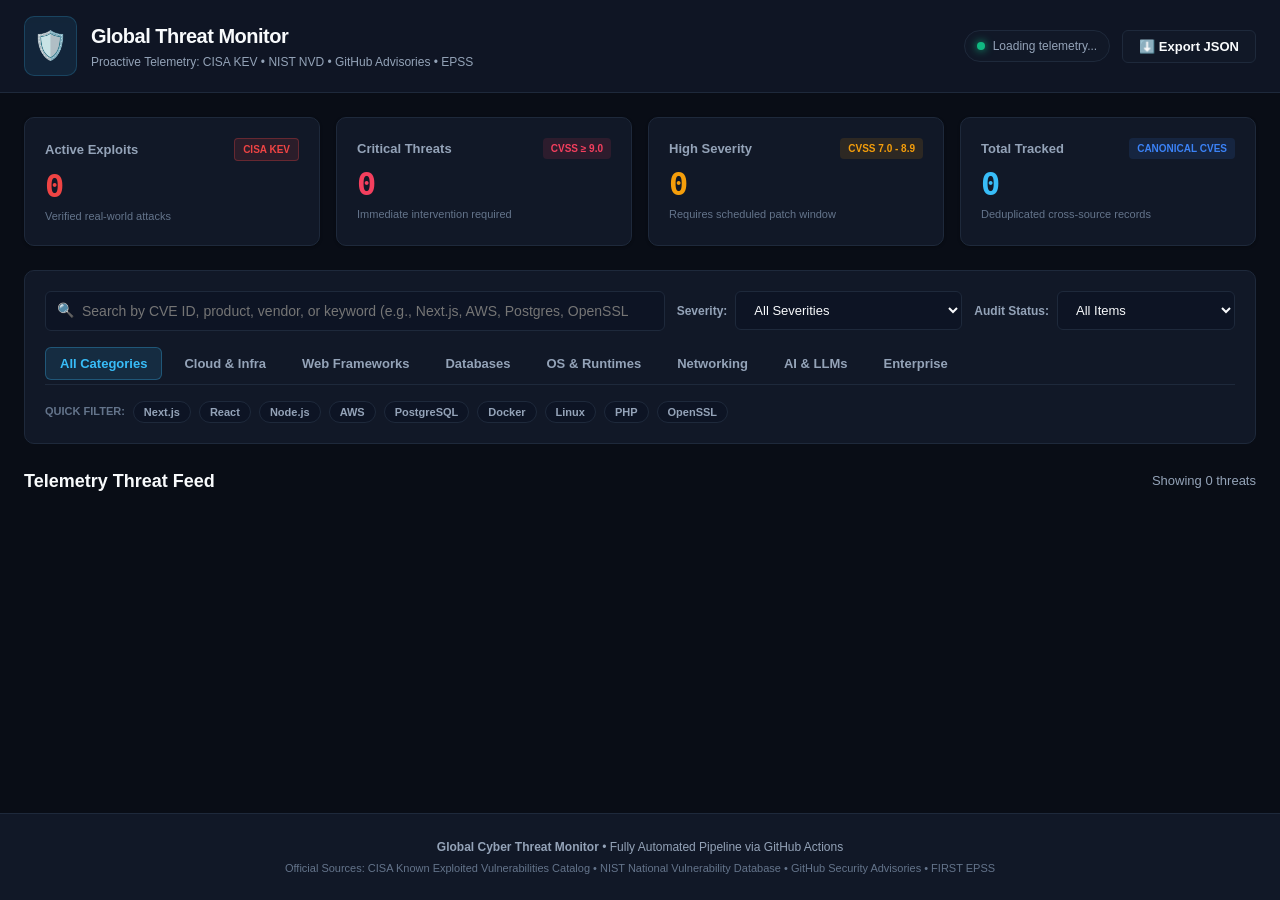
<file: docs/index.html>
<!DOCTYPE html>
<html>
<head>
    <meta http-equiv="refresh" content="0; url=portal/">
    <title>Global Threat Monitor</title>
</head>
<body>
    <p>Redirecting to <a href="portal/">Cyber Threat Intelligence Portal</a>...</p>
</body>
</html>
</file>
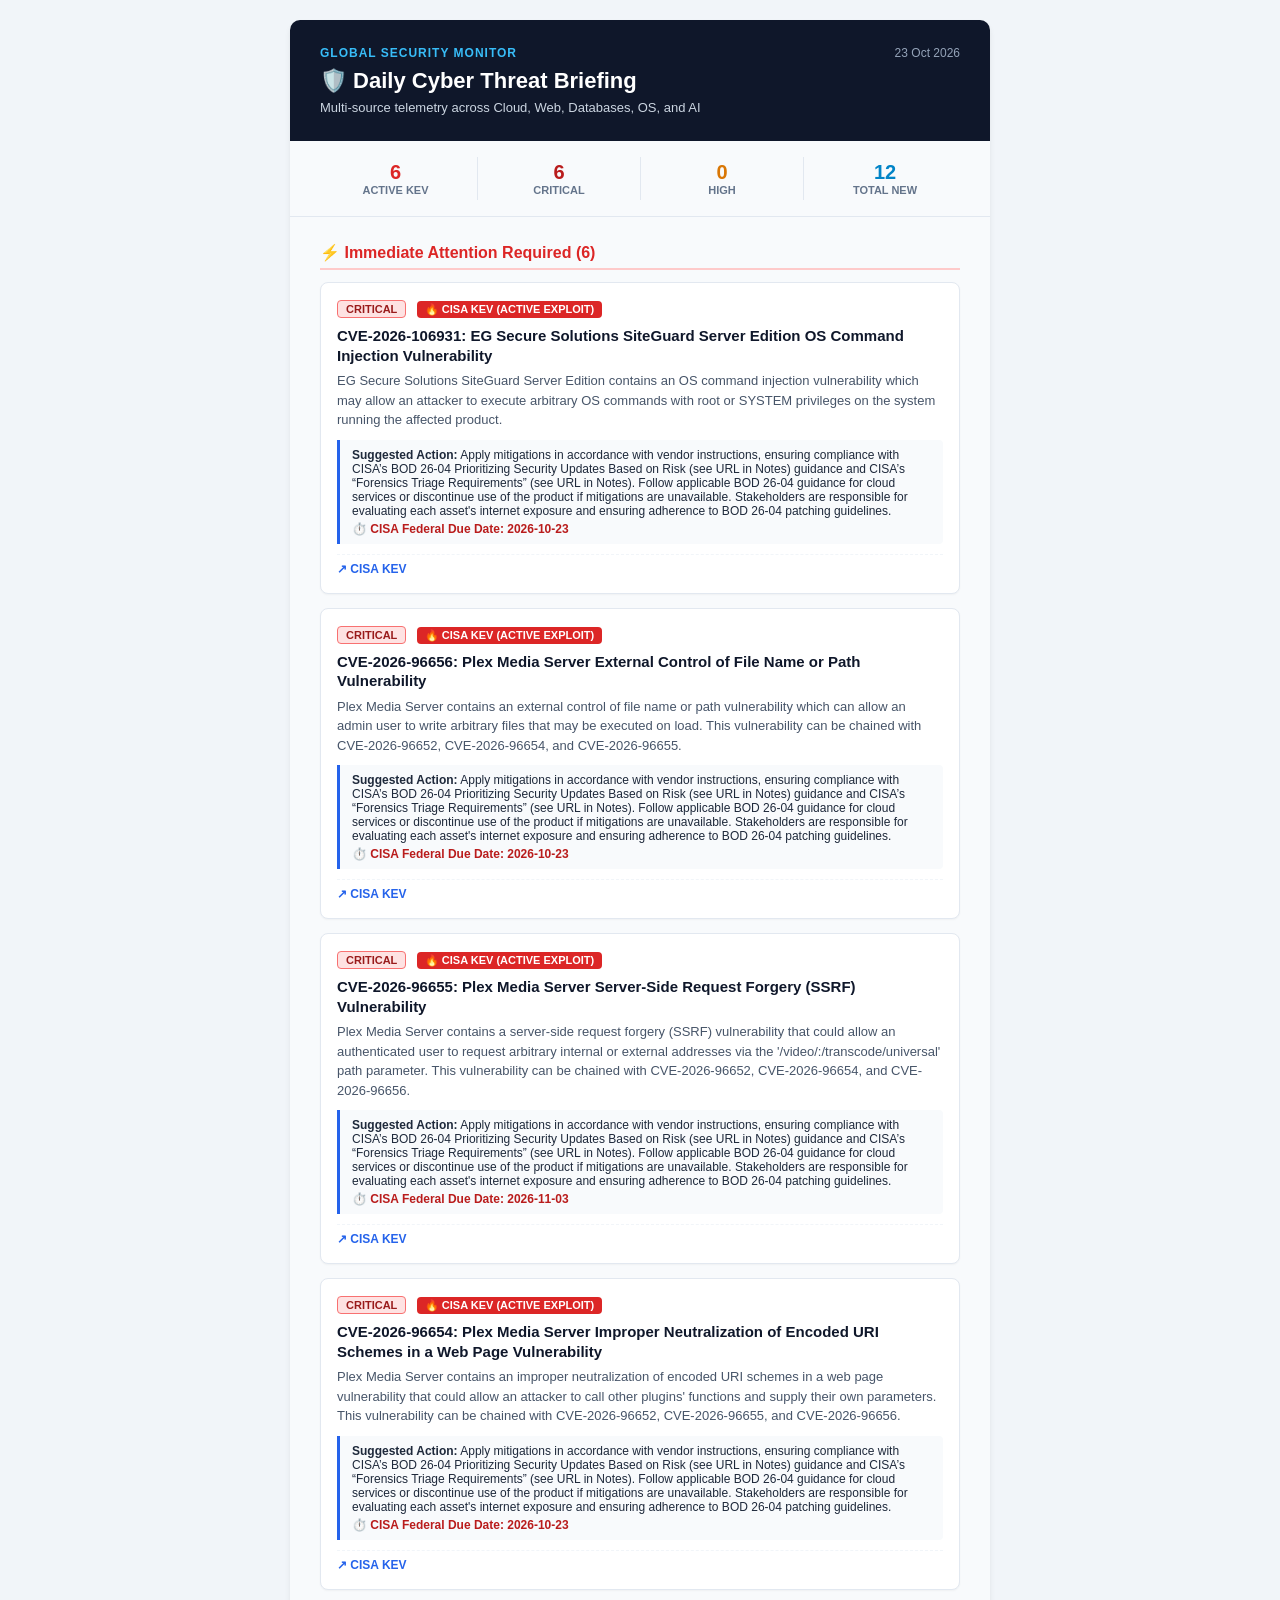
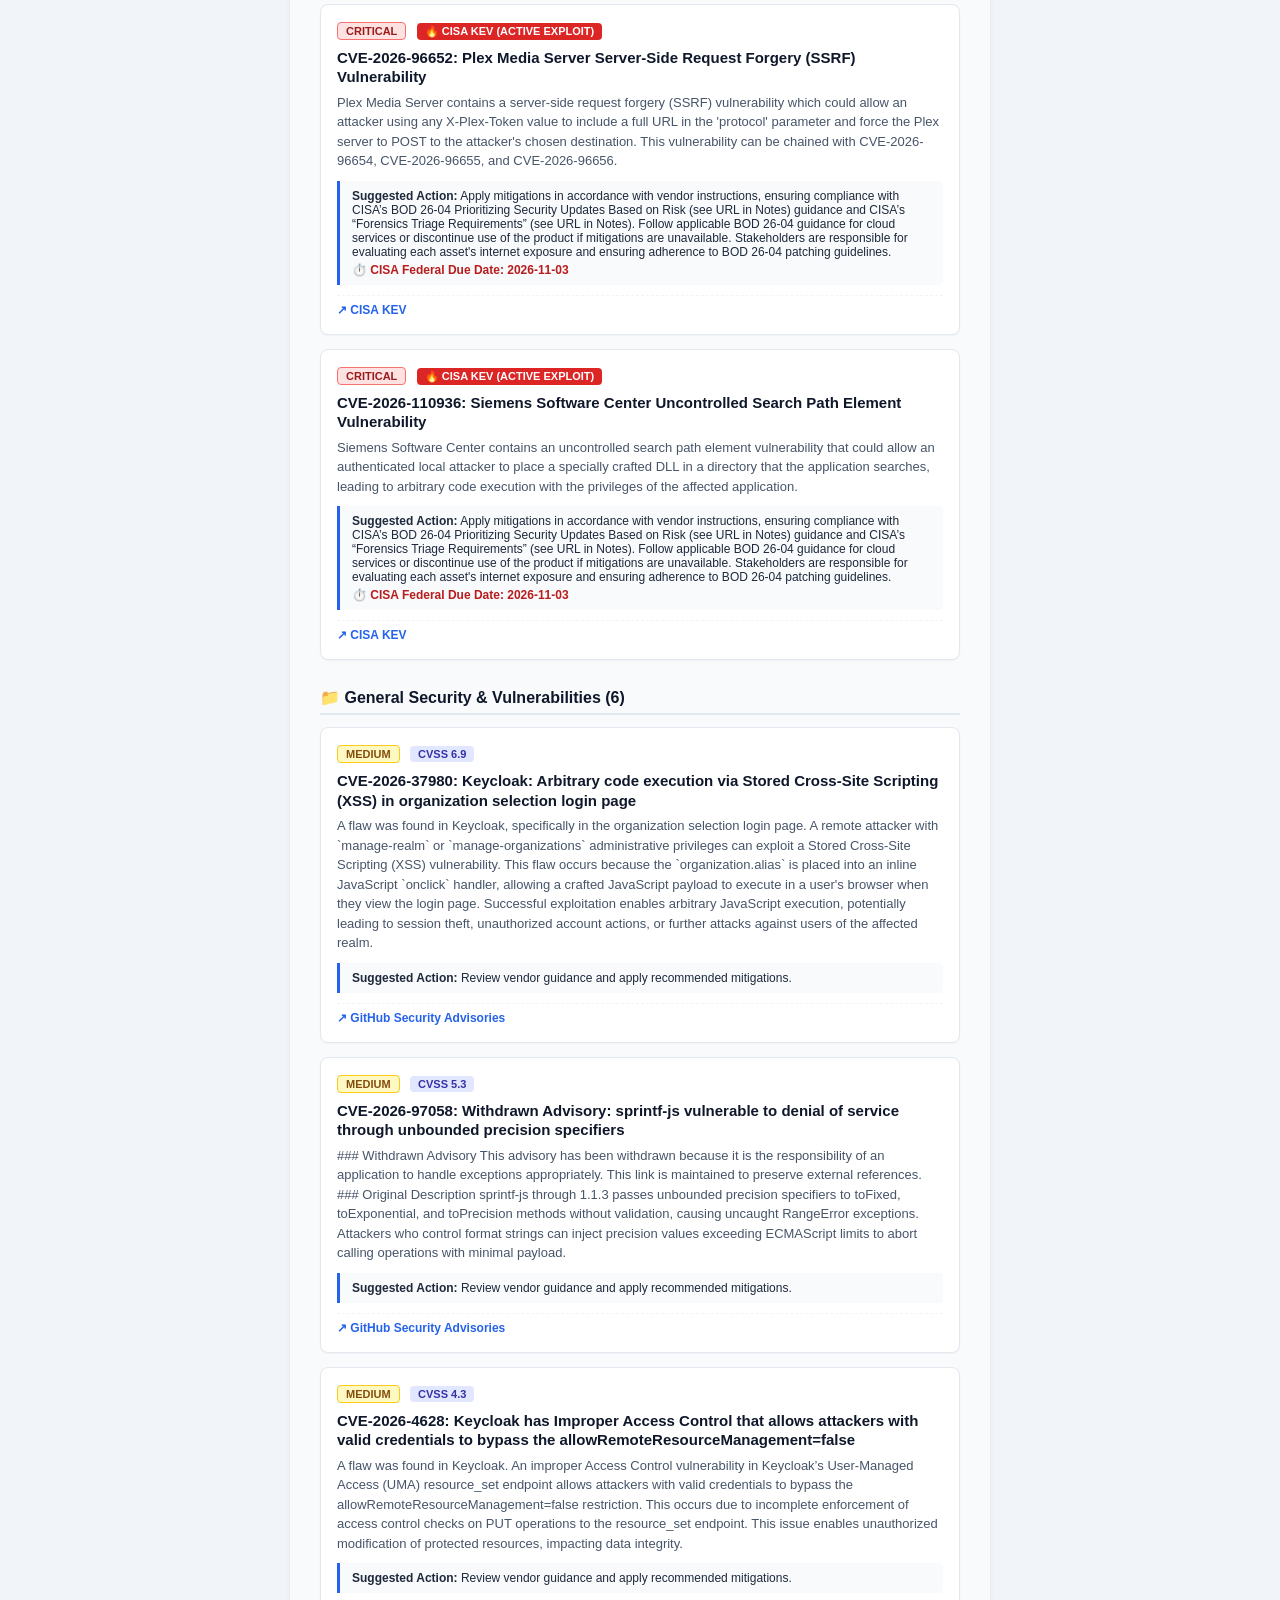
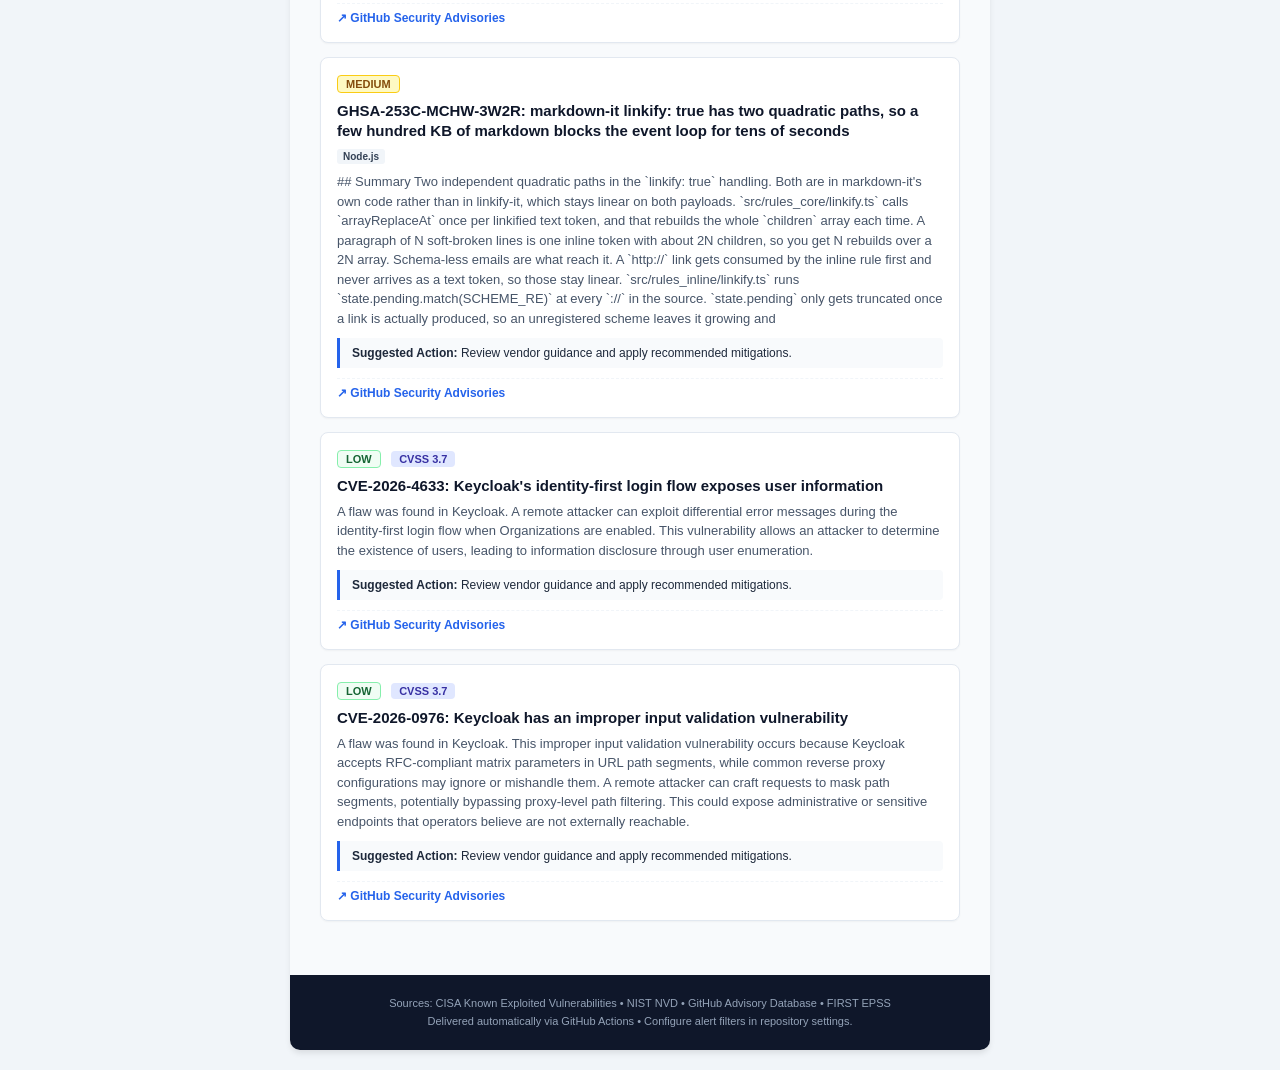
<file: docs/sample_daily_digest.html>
<!DOCTYPE html>
<html>
<head>
    <meta charset="utf-8">
    <meta name="viewport" content="width=device-width, initial-scale=1.0">
    <title>🛡️ Daily Security Digest — 23 Oct 2026 | 12 Threats Analyzed</title>
</head>
<body style="margin:0;padding:20px;background-color:#f1f5f9;font-family:-apple-system,BlinkMacSystemFont,'Segoe UI',Roboto,Helvetica,Arial,sans-serif;color:#0f172a;">
    <div style="max-width:700px;margin:0 auto;background:#ffffff;border-radius:10px;overflow:hidden;box-shadow:0 4px 6px -1px rgba(0,0,0,0.1);">
        <!-- Slate Executive Header -->
        <div style="background:#0f172a;padding:26px 30px;color:#ffffff;">
            <div style="display:flex;justify-content:space-between;align-items:center;">
                <span style="font-size:12px;text-transform:uppercase;letter-spacing:1px;font-weight:700;color:#38bdf8;">Global Security Monitor</span>
                <span style="font-size:12px;color:#94a3b8;">23 Oct 2026</span>
            </div>
            <h1 style="margin:8px 0 0;font-size:22px;font-weight:800;color:#ffffff;">🛡️ Daily Cyber Threat Briefing</h1>
            <div style="font-size:13px;color:#cbd5e1;margin-top:6px;">Multi-source telemetry across Cloud, Web, Databases, OS, and AI</div>
        </div>

        <!-- Executive Metrics KPI Ribbon -->
        <div style="background:#f8fafc;border-bottom:1px solid #e2e8f0;padding:16px 24px;text-align:center;">
            <table width="100%" cellpadding="0" cellspacing="0" style="table-layout:fixed;">
                <tr>
                    <td align="center" style="padding:4px;">
                        <div style="font-size:20px;font-weight:800;color:#dc2626;">6</div>
                        <div style="font-size:11px;font-weight:700;color:#64748b;text-transform:uppercase;">Active KEV</div>
                    </td>
                    <td align="center" style="padding:4px;border-left:1px solid #e2e8f0;">
                        <div style="font-size:20px;font-weight:800;color:#b91c1c;">6</div>
                        <div style="font-size:11px;font-weight:700;color:#64748b;text-transform:uppercase;">Critical</div>
                    </td>
                    <td align="center" style="padding:4px;border-left:1px solid #e2e8f0;">
                        <div style="font-size:20px;font-weight:800;color:#d97706;">0</div>
                        <div style="font-size:11px;font-weight:700;color:#64748b;text-transform:uppercase;">High</div>
                    </td>
                    <td align="center" style="padding:4px;border-left:1px solid #e2e8f0;">
                        <div style="font-size:20px;font-weight:800;color:#0284c7;">12</div>
                        <div style="font-size:11px;font-weight:700;color:#64748b;text-transform:uppercase;">Total New</div>
                    </td>
                </tr>
            </table>
        </div>

        <!-- Main Body -->
        <div style="padding:26px 30px;background:#f8fafc;">
            
        <div style="margin-bottom:28px;">
            <div style="font-size:16px;font-weight:800;color:#dc2626;margin-bottom:12px;padding-bottom:6px;border-bottom:2px solid #fecaca;display:flex;align-items:center;">
                ⚡ Immediate Attention Required (6)
            </div>
            
    <div style="background:#ffffff;border:1px solid #e2e8f0;border-radius:8px;padding:16px;margin-bottom:14px;box-shadow:0 1px 2px rgba(0,0,0,0.04);">
        <div style="margin-bottom:8px;">
            <span style="display:inline-block;padding:2px 8px;font-size:11px;font-weight:700;border-radius:4px;background:#fee2e2;color:#991b1b;border:1px solid #f87171;margin-right:6px;">CRITICAL</span>
            
            <span style="display:inline-block;padding:2px 8px;font-size:11px;font-weight:700;border-radius:4px;background:#dc2626;color:#ffffff;margin-right:6px;">🔥 CISA KEV (ACTIVE EXPLOIT)</span>
            
        </div>
        <div style="font-size:15px;font-weight:700;color:#0f172a;margin-bottom:6px;line-height:1.3;">
            CVE-2026-106931: EG Secure Solutions SiteGuard Server Edition OS Command Injection Vulnerability
        </div>
        
        <div style="font-size:13px;color:#475569;line-height:1.5;margin-bottom:10px;">
            EG Secure Solutions SiteGuard Server Edition contains an OS command injection vulnerability which may allow an attacker to execute arbitrary OS commands with root or SYSTEM privileges on the system running the affected product.
        </div>
        <div style="background:#f8fafc;border-left:3px solid #2563eb;padding:8px 12px;border-radius:0 4px 4px 0;margin-bottom:10px;font-size:12px;color:#1e293b;">
            <b>Suggested Action:</b> Apply mitigations in accordance with vendor instructions, ensuring compliance with CISA’s BOD 26-04 Prioritizing Security Updates Based on Risk (see URL in Notes) guidance and CISA’s “Forensics Triage Requirements” (see URL in Notes). Follow applicable BOD 26-04 guidance for cloud services or discontinue use of the product if mitigations are unavailable. Stakeholders are responsible for evaluating each asset&#x27;s internet exposure and ensuring adherence to BOD 26-04 patching guidelines.
            <div style="font-size:12px;color:#b91c1c;font-weight:700;margin-top:4px;">⏱️ CISA Federal Due Date: 2026-10-23</div>
        </div>
        <div style="padding-top:4px;border-top:1px dashed #f1f5f9;">
            <a href="https://www.cisa.gov/known-exploited-vulnerabilities-catalog?search_api_fulltext=CVE-2026-106931" style="color:#2563eb;text-decoration:none;font-weight:600;font-size:12px;margin-right:12px;">↗ CISA KEV</a> 
        </div>
    </div>
    
    <div style="background:#ffffff;border:1px solid #e2e8f0;border-radius:8px;padding:16px;margin-bottom:14px;box-shadow:0 1px 2px rgba(0,0,0,0.04);">
        <div style="margin-bottom:8px;">
            <span style="display:inline-block;padding:2px 8px;font-size:11px;font-weight:700;border-radius:4px;background:#fee2e2;color:#991b1b;border:1px solid #f87171;margin-right:6px;">CRITICAL</span>
            
            <span style="display:inline-block;padding:2px 8px;font-size:11px;font-weight:700;border-radius:4px;background:#dc2626;color:#ffffff;margin-right:6px;">🔥 CISA KEV (ACTIVE EXPLOIT)</span>
            
        </div>
        <div style="font-size:15px;font-weight:700;color:#0f172a;margin-bottom:6px;line-height:1.3;">
            CVE-2026-96656: Plex Media Server External Control of File Name or Path Vulnerability
        </div>
        
        <div style="font-size:13px;color:#475569;line-height:1.5;margin-bottom:10px;">
            Plex Media Server contains an external control of file name or path vulnerability which can allow an admin user to write arbitrary files that may be executed on load. This vulnerability can be chained with CVE-2026-96652, CVE-2026-96654, and CVE-2026-96655.
        </div>
        <div style="background:#f8fafc;border-left:3px solid #2563eb;padding:8px 12px;border-radius:0 4px 4px 0;margin-bottom:10px;font-size:12px;color:#1e293b;">
            <b>Suggested Action:</b> Apply mitigations in accordance with vendor instructions, ensuring compliance with CISA’s BOD 26-04 Prioritizing Security Updates Based on Risk (see URL in Notes) guidance and CISA’s “Forensics Triage Requirements” (see URL in Notes). Follow applicable BOD 26-04 guidance for cloud services or discontinue use of the product if mitigations are unavailable. Stakeholders are responsible for evaluating each asset&#x27;s internet exposure and ensuring adherence to BOD 26-04 patching guidelines.
            <div style="font-size:12px;color:#b91c1c;font-weight:700;margin-top:4px;">⏱️ CISA Federal Due Date: 2026-10-23</div>
        </div>
        <div style="padding-top:4px;border-top:1px dashed #f1f5f9;">
            <a href="https://www.cisa.gov/known-exploited-vulnerabilities-catalog?search_api_fulltext=CVE-2026-96656" style="color:#2563eb;text-decoration:none;font-weight:600;font-size:12px;margin-right:12px;">↗ CISA KEV</a> 
        </div>
    </div>
    
    <div style="background:#ffffff;border:1px solid #e2e8f0;border-radius:8px;padding:16px;margin-bottom:14px;box-shadow:0 1px 2px rgba(0,0,0,0.04);">
        <div style="margin-bottom:8px;">
            <span style="display:inline-block;padding:2px 8px;font-size:11px;font-weight:700;border-radius:4px;background:#fee2e2;color:#991b1b;border:1px solid #f87171;margin-right:6px;">CRITICAL</span>
            
            <span style="display:inline-block;padding:2px 8px;font-size:11px;font-weight:700;border-radius:4px;background:#dc2626;color:#ffffff;margin-right:6px;">🔥 CISA KEV (ACTIVE EXPLOIT)</span>
            
        </div>
        <div style="font-size:15px;font-weight:700;color:#0f172a;margin-bottom:6px;line-height:1.3;">
            CVE-2026-96655: Plex Media Server Server-Side Request Forgery (SSRF) Vulnerability
        </div>
        
        <div style="font-size:13px;color:#475569;line-height:1.5;margin-bottom:10px;">
            Plex Media Server contains a server-side request forgery (SSRF) vulnerability that could allow an authenticated user to request arbitrary internal or external addresses via the &#x27;/video/:/transcode/universal&#x27; path parameter. This vulnerability can be chained with CVE-2026-96652, CVE-2026-96654, and CVE-2026-96656.
        </div>
        <div style="background:#f8fafc;border-left:3px solid #2563eb;padding:8px 12px;border-radius:0 4px 4px 0;margin-bottom:10px;font-size:12px;color:#1e293b;">
            <b>Suggested Action:</b> Apply mitigations in accordance with vendor instructions, ensuring compliance with CISA’s BOD 26-04 Prioritizing Security Updates Based on Risk (see URL in Notes) guidance and CISA’s “Forensics Triage Requirements” (see URL in Notes). Follow applicable BOD 26-04 guidance for cloud services or discontinue use of the product if mitigations are unavailable. Stakeholders are responsible for evaluating each asset&#x27;s internet exposure and ensuring adherence to BOD 26-04 patching guidelines.
            <div style="font-size:12px;color:#b91c1c;font-weight:700;margin-top:4px;">⏱️ CISA Federal Due Date: 2026-11-03</div>
        </div>
        <div style="padding-top:4px;border-top:1px dashed #f1f5f9;">
            <a href="https://www.cisa.gov/known-exploited-vulnerabilities-catalog?search_api_fulltext=CVE-2026-96655" style="color:#2563eb;text-decoration:none;font-weight:600;font-size:12px;margin-right:12px;">↗ CISA KEV</a> 
        </div>
    </div>
    
    <div style="background:#ffffff;border:1px solid #e2e8f0;border-radius:8px;padding:16px;margin-bottom:14px;box-shadow:0 1px 2px rgba(0,0,0,0.04);">
        <div style="margin-bottom:8px;">
            <span style="display:inline-block;padding:2px 8px;font-size:11px;font-weight:700;border-radius:4px;background:#fee2e2;color:#991b1b;border:1px solid #f87171;margin-right:6px;">CRITICAL</span>
            
            <span style="display:inline-block;padding:2px 8px;font-size:11px;font-weight:700;border-radius:4px;background:#dc2626;color:#ffffff;margin-right:6px;">🔥 CISA KEV (ACTIVE EXPLOIT)</span>
            
        </div>
        <div style="font-size:15px;font-weight:700;color:#0f172a;margin-bottom:6px;line-height:1.3;">
            CVE-2026-96654: Plex Media Server Improper Neutralization of Encoded URI Schemes in a Web Page Vulnerability
        </div>
        
        <div style="font-size:13px;color:#475569;line-height:1.5;margin-bottom:10px;">
            Plex Media Server contains an improper neutralization of encoded URI schemes in a web page vulnerability that could allow an attacker to call other plugins&#x27; functions and supply their own parameters. This vulnerability can be chained with CVE-2026-96652, CVE-2026-96655, and CVE-2026-96656.
        </div>
        <div style="background:#f8fafc;border-left:3px solid #2563eb;padding:8px 12px;border-radius:0 4px 4px 0;margin-bottom:10px;font-size:12px;color:#1e293b;">
            <b>Suggested Action:</b> Apply mitigations in accordance with vendor instructions, ensuring compliance with CISA’s BOD 26-04 Prioritizing Security Updates Based on Risk (see URL in Notes) guidance and CISA’s “Forensics Triage Requirements” (see URL in Notes). Follow applicable BOD 26-04 guidance for cloud services or discontinue use of the product if mitigations are unavailable. Stakeholders are responsible for evaluating each asset&#x27;s internet exposure and ensuring adherence to BOD 26-04 patching guidelines.
            <div style="font-size:12px;color:#b91c1c;font-weight:700;margin-top:4px;">⏱️ CISA Federal Due Date: 2026-10-23</div>
        </div>
        <div style="padding-top:4px;border-top:1px dashed #f1f5f9;">
            <a href="https://www.cisa.gov/known-exploited-vulnerabilities-catalog?search_api_fulltext=CVE-2026-96654" style="color:#2563eb;text-decoration:none;font-weight:600;font-size:12px;margin-right:12px;">↗ CISA KEV</a> 
        </div>
    </div>
    
    <div style="background:#ffffff;border:1px solid #e2e8f0;border-radius:8px;padding:16px;margin-bottom:14px;box-shadow:0 1px 2px rgba(0,0,0,0.04);">
        <div style="margin-bottom:8px;">
            <span style="display:inline-block;padding:2px 8px;font-size:11px;font-weight:700;border-radius:4px;background:#fee2e2;color:#991b1b;border:1px solid #f87171;margin-right:6px;">CRITICAL</span>
            
            <span style="display:inline-block;padding:2px 8px;font-size:11px;font-weight:700;border-radius:4px;background:#dc2626;color:#ffffff;margin-right:6px;">🔥 CISA KEV (ACTIVE EXPLOIT)</span>
            
        </div>
        <div style="font-size:15px;font-weight:700;color:#0f172a;margin-bottom:6px;line-height:1.3;">
            CVE-2026-96652: Plex Media Server Server-Side Request Forgery (SSRF) Vulnerability
        </div>
        
        <div style="font-size:13px;color:#475569;line-height:1.5;margin-bottom:10px;">
            Plex Media Server contains a server-side request forgery (SSRF) vulnerability which could allow an attacker using any X-Plex-Token value to include a full URL in the &#x27;protocol&#x27; parameter and force the Plex server to POST to the attacker&#x27;s chosen destination. This vulnerability can be chained with CVE-2026-96654, CVE-2026-96655, and CVE-2026-96656.
        </div>
        <div style="background:#f8fafc;border-left:3px solid #2563eb;padding:8px 12px;border-radius:0 4px 4px 0;margin-bottom:10px;font-size:12px;color:#1e293b;">
            <b>Suggested Action:</b> Apply mitigations in accordance with vendor instructions, ensuring compliance with CISA’s BOD 26-04 Prioritizing Security Updates Based on Risk (see URL in Notes) guidance and CISA’s “Forensics Triage Requirements” (see URL in Notes). Follow applicable BOD 26-04 guidance for cloud services or discontinue use of the product if mitigations are unavailable. Stakeholders are responsible for evaluating each asset&#x27;s internet exposure and ensuring adherence to BOD 26-04 patching guidelines.
            <div style="font-size:12px;color:#b91c1c;font-weight:700;margin-top:4px;">⏱️ CISA Federal Due Date: 2026-11-03</div>
        </div>
        <div style="padding-top:4px;border-top:1px dashed #f1f5f9;">
            <a href="https://www.cisa.gov/known-exploited-vulnerabilities-catalog?search_api_fulltext=CVE-2026-96652" style="color:#2563eb;text-decoration:none;font-weight:600;font-size:12px;margin-right:12px;">↗ CISA KEV</a> 
        </div>
    </div>
    
    <div style="background:#ffffff;border:1px solid #e2e8f0;border-radius:8px;padding:16px;margin-bottom:14px;box-shadow:0 1px 2px rgba(0,0,0,0.04);">
        <div style="margin-bottom:8px;">
            <span style="display:inline-block;padding:2px 8px;font-size:11px;font-weight:700;border-radius:4px;background:#fee2e2;color:#991b1b;border:1px solid #f87171;margin-right:6px;">CRITICAL</span>
            
            <span style="display:inline-block;padding:2px 8px;font-size:11px;font-weight:700;border-radius:4px;background:#dc2626;color:#ffffff;margin-right:6px;">🔥 CISA KEV (ACTIVE EXPLOIT)</span>
            
        </div>
        <div style="font-size:15px;font-weight:700;color:#0f172a;margin-bottom:6px;line-height:1.3;">
            CVE-2026-110936: Siemens Software Center Uncontrolled Search Path Element Vulnerability
        </div>
        
        <div style="font-size:13px;color:#475569;line-height:1.5;margin-bottom:10px;">
            Siemens Software Center contains an uncontrolled search path element vulnerability that could allow an authenticated local attacker to place a specially crafted DLL in a directory that the application searches, leading to arbitrary code execution with the privileges of the affected application.
        </div>
        <div style="background:#f8fafc;border-left:3px solid #2563eb;padding:8px 12px;border-radius:0 4px 4px 0;margin-bottom:10px;font-size:12px;color:#1e293b;">
            <b>Suggested Action:</b> Apply mitigations in accordance with vendor instructions, ensuring compliance with CISA’s BOD 26-04 Prioritizing Security Updates Based on Risk (see URL in Notes) guidance and CISA’s “Forensics Triage Requirements” (see URL in Notes). Follow applicable BOD 26-04 guidance for cloud services or discontinue use of the product if mitigations are unavailable. Stakeholders are responsible for evaluating each asset&#x27;s internet exposure and ensuring adherence to BOD 26-04 patching guidelines.
            <div style="font-size:12px;color:#b91c1c;font-weight:700;margin-top:4px;">⏱️ CISA Federal Due Date: 2026-11-03</div>
        </div>
        <div style="padding-top:4px;border-top:1px dashed #f1f5f9;">
            <a href="https://www.cisa.gov/known-exploited-vulnerabilities-catalog?search_api_fulltext=CVE-2026-110936" style="color:#2563eb;text-decoration:none;font-weight:600;font-size:12px;margin-right:12px;">↗ CISA KEV</a> 
        </div>
    </div>
    
        </div>
        
        <div style="margin-bottom:28px;">
            <div style="font-size:16px;font-weight:800;color:#0f172a;margin-bottom:12px;padding-bottom:6px;border-bottom:2px solid #e2e8f0;">
                📁 General Security &amp; Vulnerabilities (6)
            </div>
            
    <div style="background:#ffffff;border:1px solid #e2e8f0;border-radius:8px;padding:16px;margin-bottom:14px;box-shadow:0 1px 2px rgba(0,0,0,0.04);">
        <div style="margin-bottom:8px;">
            <span style="display:inline-block;padding:2px 8px;font-size:11px;font-weight:700;border-radius:4px;background:#fef9c3;color:#854d0e;border:1px solid #facc15;margin-right:6px;">MEDIUM</span>
            <span style="display:inline-block;padding:2px 8px;font-size:11px;font-weight:700;border-radius:4px;background:#e0e7ff;color:#3730a3;margin-right:6px;">CVSS 6.9</span>
            
            
        </div>
        <div style="font-size:15px;font-weight:700;color:#0f172a;margin-bottom:6px;line-height:1.3;">
            CVE-2026-37980: Keycloak: Arbitrary code execution via Stored Cross-Site Scripting (XSS) in organization selection login page
        </div>
        
        <div style="font-size:13px;color:#475569;line-height:1.5;margin-bottom:10px;">
            A flaw was found in Keycloak, specifically in the organization selection login page. A remote attacker with `manage-realm` or `manage-organizations` administrative privileges can exploit a Stored Cross-Site Scripting (XSS) vulnerability. This flaw occurs because the `organization.alias` is placed into an inline JavaScript `onclick` handler, allowing a crafted JavaScript payload to execute in a user&#x27;s browser when they view the login page. Successful exploitation enables arbitrary JavaScript execution, potentially leading to session theft, unauthorized account actions, or further attacks against users of the affected realm.
        </div>
        <div style="background:#f8fafc;border-left:3px solid #2563eb;padding:8px 12px;border-radius:0 4px 4px 0;margin-bottom:10px;font-size:12px;color:#1e293b;">
            <b>Suggested Action:</b> Review vendor guidance and apply recommended mitigations.
            
        </div>
        <div style="padding-top:4px;border-top:1px dashed #f1f5f9;">
            <a href="https://github.com/advisories/GHSA-m32f-8vh9-2hh3" style="color:#2563eb;text-decoration:none;font-weight:600;font-size:12px;margin-right:12px;">↗ GitHub Security Advisories</a> 
        </div>
    </div>
    
    <div style="background:#ffffff;border:1px solid #e2e8f0;border-radius:8px;padding:16px;margin-bottom:14px;box-shadow:0 1px 2px rgba(0,0,0,0.04);">
        <div style="margin-bottom:8px;">
            <span style="display:inline-block;padding:2px 8px;font-size:11px;font-weight:700;border-radius:4px;background:#fef9c3;color:#854d0e;border:1px solid #facc15;margin-right:6px;">MEDIUM</span>
            <span style="display:inline-block;padding:2px 8px;font-size:11px;font-weight:700;border-radius:4px;background:#e0e7ff;color:#3730a3;margin-right:6px;">CVSS 5.3</span>
            
            
        </div>
        <div style="font-size:15px;font-weight:700;color:#0f172a;margin-bottom:6px;line-height:1.3;">
            CVE-2026-97058: Withdrawn Advisory: sprintf-js vulnerable to denial of service through unbounded precision specifiers
        </div>
        
        <div style="font-size:13px;color:#475569;line-height:1.5;margin-bottom:10px;">
            ### Withdrawn Advisory
This advisory has been withdrawn because it is the responsibility of an application to handle exceptions appropriately. This link is maintained to preserve external references.

### Original Description
sprintf-js through 1.1.3 passes unbounded precision specifiers to toFixed, toExponential, and toPrecision methods without validation, causing uncaught RangeError exceptions. Attackers who control format strings can inject precision values exceeding ECMAScript limits to abort calling operations with minimal payload.
        </div>
        <div style="background:#f8fafc;border-left:3px solid #2563eb;padding:8px 12px;border-radius:0 4px 4px 0;margin-bottom:10px;font-size:12px;color:#1e293b;">
            <b>Suggested Action:</b> Review vendor guidance and apply recommended mitigations.
            
        </div>
        <div style="padding-top:4px;border-top:1px dashed #f1f5f9;">
            <a href="https://github.com/advisories/GHSA-hp3w-g68c-fv3c" style="color:#2563eb;text-decoration:none;font-weight:600;font-size:12px;margin-right:12px;">↗ GitHub Security Advisories</a> 
        </div>
    </div>
    
    <div style="background:#ffffff;border:1px solid #e2e8f0;border-radius:8px;padding:16px;margin-bottom:14px;box-shadow:0 1px 2px rgba(0,0,0,0.04);">
        <div style="margin-bottom:8px;">
            <span style="display:inline-block;padding:2px 8px;font-size:11px;font-weight:700;border-radius:4px;background:#fef9c3;color:#854d0e;border:1px solid #facc15;margin-right:6px;">MEDIUM</span>
            <span style="display:inline-block;padding:2px 8px;font-size:11px;font-weight:700;border-radius:4px;background:#e0e7ff;color:#3730a3;margin-right:6px;">CVSS 4.3</span>
            
            
        </div>
        <div style="font-size:15px;font-weight:700;color:#0f172a;margin-bottom:6px;line-height:1.3;">
            CVE-2026-4628: Keycloak has Improper Access Control that allows attackers with valid credentials to bypass the allowRemoteResourceManagement=false
        </div>
        
        <div style="font-size:13px;color:#475569;line-height:1.5;margin-bottom:10px;">
            A flaw was found in Keycloak. An improper Access Control vulnerability in Keycloak’s User-Managed Access (UMA) resource_set endpoint allows attackers with valid credentials to bypass the allowRemoteResourceManagement=false restriction. This occurs due to incomplete enforcement of access control checks on PUT operations to the resource_set endpoint. This issue enables unauthorized modification of protected resources, impacting data integrity.
        </div>
        <div style="background:#f8fafc;border-left:3px solid #2563eb;padding:8px 12px;border-radius:0 4px 4px 0;margin-bottom:10px;font-size:12px;color:#1e293b;">
            <b>Suggested Action:</b> Review vendor guidance and apply recommended mitigations.
            
        </div>
        <div style="padding-top:4px;border-top:1px dashed #f1f5f9;">
            <a href="https://github.com/advisories/GHSA-4pgc-gfrr-wcmg" style="color:#2563eb;text-decoration:none;font-weight:600;font-size:12px;margin-right:12px;">↗ GitHub Security Advisories</a> 
        </div>
    </div>
    
    <div style="background:#ffffff;border:1px solid #e2e8f0;border-radius:8px;padding:16px;margin-bottom:14px;box-shadow:0 1px 2px rgba(0,0,0,0.04);">
        <div style="margin-bottom:8px;">
            <span style="display:inline-block;padding:2px 8px;font-size:11px;font-weight:700;border-radius:4px;background:#fef9c3;color:#854d0e;border:1px solid #facc15;margin-right:6px;">MEDIUM</span>
            
            
            
        </div>
        <div style="font-size:15px;font-weight:700;color:#0f172a;margin-bottom:6px;line-height:1.3;">
            GHSA-253C-MCHW-3W2R: markdown-it linkify: true has two quadratic paths, so a few hundred KB of markdown blocks the event loop for tens of seconds
        </div>
        <div style="margin-bottom:8px;"><span style="display:inline-block;padding:2px 6px;font-size:10px;font-weight:600;border-radius:3px;background:#f1f5f9;color:#334155;margin-right:4px;">Node.js</span></div>
        <div style="font-size:13px;color:#475569;line-height:1.5;margin-bottom:10px;">
            ## Summary

Two independent quadratic paths in the `linkify: true` handling. Both are in markdown-it&#x27;s own code rather than in linkify-it, which stays linear on both payloads.

`src/rules_core/linkify.ts` calls `arrayReplaceAt` once per linkified text token, and that rebuilds the whole `children` array each time. A paragraph of N soft-broken lines is one inline token with about 2N children, so you get N rebuilds over a 2N array. Schema-less emails are what reach it. A `http://` link gets consumed by the inline rule first and never arrives as a text token, so those stay linear.

`src/rules_inline/linkify.ts` runs `state.pending.match(SCHEME_RE)` at every `://` in the source. `state.pending` only gets truncated once a link is actually produced, so an unregistered scheme leaves it growing and
        </div>
        <div style="background:#f8fafc;border-left:3px solid #2563eb;padding:8px 12px;border-radius:0 4px 4px 0;margin-bottom:10px;font-size:12px;color:#1e293b;">
            <b>Suggested Action:</b> Review vendor guidance and apply recommended mitigations.
            
        </div>
        <div style="padding-top:4px;border-top:1px dashed #f1f5f9;">
            <a href="https://github.com/advisories/GHSA-253c-mchw-3w2r" style="color:#2563eb;text-decoration:none;font-weight:600;font-size:12px;margin-right:12px;">↗ GitHub Security Advisories</a> 
        </div>
    </div>
    
    <div style="background:#ffffff;border:1px solid #e2e8f0;border-radius:8px;padding:16px;margin-bottom:14px;box-shadow:0 1px 2px rgba(0,0,0,0.04);">
        <div style="margin-bottom:8px;">
            <span style="display:inline-block;padding:2px 8px;font-size:11px;font-weight:700;border-radius:4px;background:#f0fdf4;color:#166534;border:1px solid #86efac;margin-right:6px;">LOW</span>
            <span style="display:inline-block;padding:2px 8px;font-size:11px;font-weight:700;border-radius:4px;background:#e0e7ff;color:#3730a3;margin-right:6px;">CVSS 3.7</span>
            
            
        </div>
        <div style="font-size:15px;font-weight:700;color:#0f172a;margin-bottom:6px;line-height:1.3;">
            CVE-2026-4633: Keycloak&#x27;s identity-first login flow exposes user information
        </div>
        
        <div style="font-size:13px;color:#475569;line-height:1.5;margin-bottom:10px;">
            A flaw was found in Keycloak. A remote attacker can exploit differential error messages during the identity-first login flow when Organizations are enabled. This vulnerability allows an attacker to determine the existence of users, leading to information disclosure through user enumeration.
        </div>
        <div style="background:#f8fafc;border-left:3px solid #2563eb;padding:8px 12px;border-radius:0 4px 4px 0;margin-bottom:10px;font-size:12px;color:#1e293b;">
            <b>Suggested Action:</b> Review vendor guidance and apply recommended mitigations.
            
        </div>
        <div style="padding-top:4px;border-top:1px dashed #f1f5f9;">
            <a href="https://github.com/advisories/GHSA-rhgq-f8x5-j2jc" style="color:#2563eb;text-decoration:none;font-weight:600;font-size:12px;margin-right:12px;">↗ GitHub Security Advisories</a> 
        </div>
    </div>
    
    <div style="background:#ffffff;border:1px solid #e2e8f0;border-radius:8px;padding:16px;margin-bottom:14px;box-shadow:0 1px 2px rgba(0,0,0,0.04);">
        <div style="margin-bottom:8px;">
            <span style="display:inline-block;padding:2px 8px;font-size:11px;font-weight:700;border-radius:4px;background:#f0fdf4;color:#166534;border:1px solid #86efac;margin-right:6px;">LOW</span>
            <span style="display:inline-block;padding:2px 8px;font-size:11px;font-weight:700;border-radius:4px;background:#e0e7ff;color:#3730a3;margin-right:6px;">CVSS 3.7</span>
            
            
        </div>
        <div style="font-size:15px;font-weight:700;color:#0f172a;margin-bottom:6px;line-height:1.3;">
            CVE-2026-0976: Keycloak has an improper input validation vulnerability
        </div>
        
        <div style="font-size:13px;color:#475569;line-height:1.5;margin-bottom:10px;">
            A flaw was found in Keycloak. This improper input validation vulnerability occurs because Keycloak accepts RFC-compliant matrix parameters in URL path segments, while common reverse proxy configurations may ignore or mishandle them. A remote attacker can craft requests to mask path segments, potentially bypassing proxy-level path filtering. This could expose administrative or sensitive endpoints that operators believe are not externally reachable.
        </div>
        <div style="background:#f8fafc;border-left:3px solid #2563eb;padding:8px 12px;border-radius:0 4px 4px 0;margin-bottom:10px;font-size:12px;color:#1e293b;">
            <b>Suggested Action:</b> Review vendor guidance and apply recommended mitigations.
            
        </div>
        <div style="padding-top:4px;border-top:1px dashed #f1f5f9;">
            <a href="https://github.com/advisories/GHSA-v897-pv23-r8cw" style="color:#2563eb;text-decoration:none;font-weight:600;font-size:12px;margin-right:12px;">↗ GitHub Security Advisories</a> 
        </div>
    </div>
    
        </div>
        
        </div>

        <!-- Footer -->
        <div style="padding:20px 30px;background:#0f172a;color:#94a3b8;font-size:11px;text-align:center;line-height:1.6;">
            Sources: CISA Known Exploited Vulnerabilities &bull; NIST NVD &bull; GitHub Advisory Database &bull; FIRST EPSS<br>
            Delivered automatically via GitHub Actions &bull; Configure alert filters in repository settings.
        </div>
    </div>
</body>
</html>
</file>
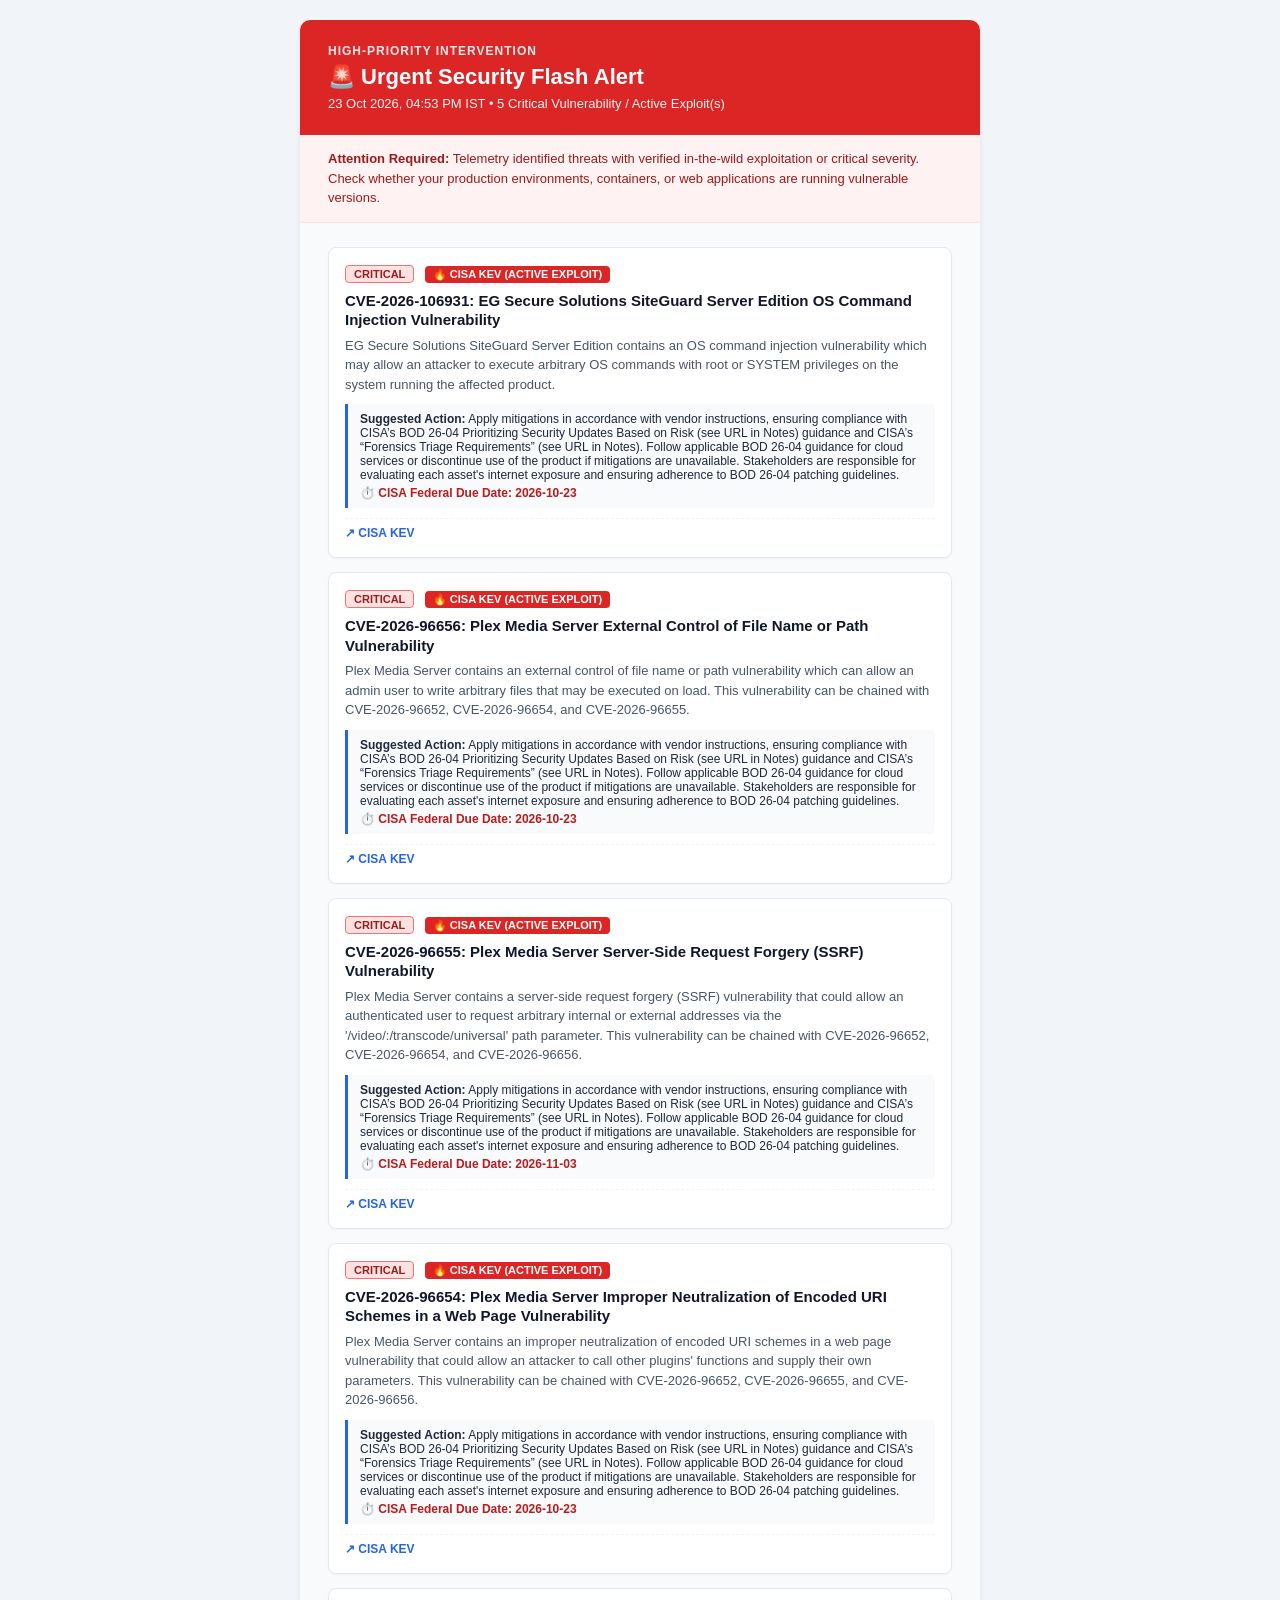
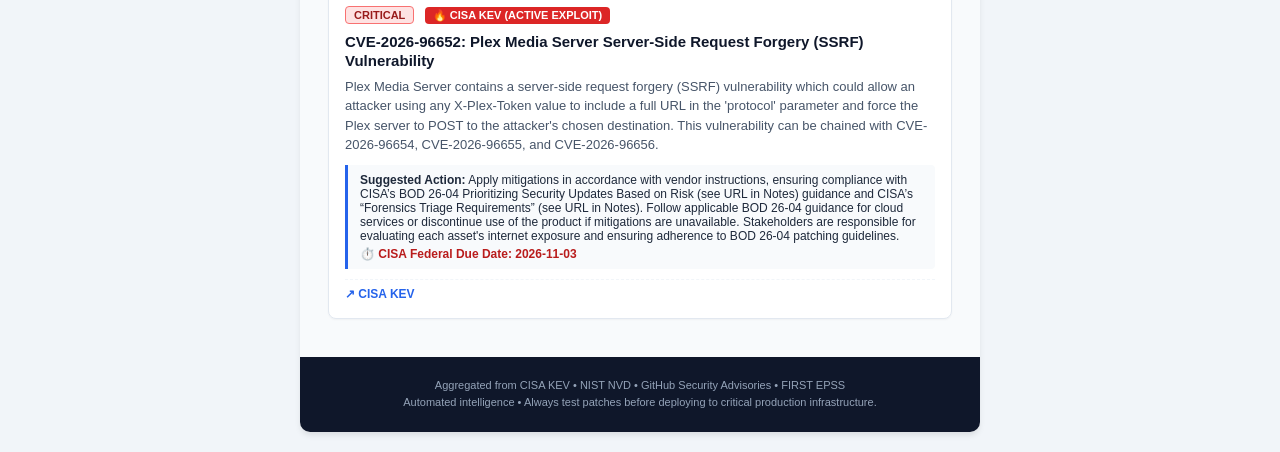
<file: docs/sample_urgent_alert.html>
<!DOCTYPE html>
<html>
<head>
    <meta charset="utf-8">
    <meta name="viewport" content="width=device-width, initial-scale=1.0">
    <title>🚨 [URGENT SECURITY ALERT] 5 Active Exploit / Critical Threat(s) Detected</title>
</head>
<body style="margin:0;padding:20px;background-color:#f1f5f9;font-family:-apple-system,BlinkMacSystemFont,'Segoe UI',Roboto,Helvetica,Arial,sans-serif;color:#0f172a;">
    <div style="max-width:680px;margin:0 auto;background:#ffffff;border-radius:10px;overflow:hidden;box-shadow:0 4px 6px -1px rgba(0,0,0,0.1);">
        <!-- Urgent Red Header -->
        <div style="background:#dc2626;padding:24px 28px;color:#ffffff;">
            <div style="font-size:12px;text-transform:uppercase;letter-spacing:1px;font-weight:700;opacity:0.9;">High-Priority Intervention</div>
            <h1 style="margin:6px 0 0;font-size:22px;font-weight:800;color:#ffffff;line-height:1.2;">🚨 Urgent Security Flash Alert</h1>
            <div style="font-size:13px;margin-top:6px;opacity:0.95;">23 Oct 2026, 04:53 PM IST &bull; 5 Critical Vulnerability / Active Exploit(s)</div>
        </div>

        <!-- Alert Context Banner -->
        <div style="background:#fef2f2;border-bottom:1px solid #fee2e2;padding:14px 28px;font-size:13px;color:#991b1b;line-height:1.5;">
            <b>Attention Required:</b> Telemetry identified threats with verified in-the-wild exploitation or critical severity. Check whether your production environments, containers, or web applications are running vulnerable versions.
        </div>

        <!-- Threat Cards -->
        <div style="padding:24px 28px;background:#f8fafc;">
            
    <div style="background:#ffffff;border:1px solid #e2e8f0;border-radius:8px;padding:16px;margin-bottom:14px;box-shadow:0 1px 2px rgba(0,0,0,0.04);">
        <div style="margin-bottom:8px;">
            <span style="display:inline-block;padding:2px 8px;font-size:11px;font-weight:700;border-radius:4px;background:#fee2e2;color:#991b1b;border:1px solid #f87171;margin-right:6px;">CRITICAL</span>
            
            <span style="display:inline-block;padding:2px 8px;font-size:11px;font-weight:700;border-radius:4px;background:#dc2626;color:#ffffff;margin-right:6px;">🔥 CISA KEV (ACTIVE EXPLOIT)</span>
            
        </div>
        <div style="font-size:15px;font-weight:700;color:#0f172a;margin-bottom:6px;line-height:1.3;">
            CVE-2026-106931: EG Secure Solutions SiteGuard Server Edition OS Command Injection Vulnerability
        </div>
        
        <div style="font-size:13px;color:#475569;line-height:1.5;margin-bottom:10px;">
            EG Secure Solutions SiteGuard Server Edition contains an OS command injection vulnerability which may allow an attacker to execute arbitrary OS commands with root or SYSTEM privileges on the system running the affected product.
        </div>
        <div style="background:#f8fafc;border-left:3px solid #2563eb;padding:8px 12px;border-radius:0 4px 4px 0;margin-bottom:10px;font-size:12px;color:#1e293b;">
            <b>Suggested Action:</b> Apply mitigations in accordance with vendor instructions, ensuring compliance with CISA’s BOD 26-04 Prioritizing Security Updates Based on Risk (see URL in Notes) guidance and CISA’s “Forensics Triage Requirements” (see URL in Notes). Follow applicable BOD 26-04 guidance for cloud services or discontinue use of the product if mitigations are unavailable. Stakeholders are responsible for evaluating each asset&#x27;s internet exposure and ensuring adherence to BOD 26-04 patching guidelines.
            <div style="font-size:12px;color:#b91c1c;font-weight:700;margin-top:4px;">⏱️ CISA Federal Due Date: 2026-10-23</div>
        </div>
        <div style="padding-top:4px;border-top:1px dashed #f1f5f9;">
            <a href="https://www.cisa.gov/known-exploited-vulnerabilities-catalog?search_api_fulltext=CVE-2026-106931" style="color:#2563eb;text-decoration:none;font-weight:600;font-size:12px;margin-right:12px;">↗ CISA KEV</a> 
        </div>
    </div>
    
    <div style="background:#ffffff;border:1px solid #e2e8f0;border-radius:8px;padding:16px;margin-bottom:14px;box-shadow:0 1px 2px rgba(0,0,0,0.04);">
        <div style="margin-bottom:8px;">
            <span style="display:inline-block;padding:2px 8px;font-size:11px;font-weight:700;border-radius:4px;background:#fee2e2;color:#991b1b;border:1px solid #f87171;margin-right:6px;">CRITICAL</span>
            
            <span style="display:inline-block;padding:2px 8px;font-size:11px;font-weight:700;border-radius:4px;background:#dc2626;color:#ffffff;margin-right:6px;">🔥 CISA KEV (ACTIVE EXPLOIT)</span>
            
        </div>
        <div style="font-size:15px;font-weight:700;color:#0f172a;margin-bottom:6px;line-height:1.3;">
            CVE-2026-96656: Plex Media Server External Control of File Name or Path Vulnerability
        </div>
        
        <div style="font-size:13px;color:#475569;line-height:1.5;margin-bottom:10px;">
            Plex Media Server contains an external control of file name or path vulnerability which can allow an admin user to write arbitrary files that may be executed on load. This vulnerability can be chained with CVE-2026-96652, CVE-2026-96654, and CVE-2026-96655.
        </div>
        <div style="background:#f8fafc;border-left:3px solid #2563eb;padding:8px 12px;border-radius:0 4px 4px 0;margin-bottom:10px;font-size:12px;color:#1e293b;">
            <b>Suggested Action:</b> Apply mitigations in accordance with vendor instructions, ensuring compliance with CISA’s BOD 26-04 Prioritizing Security Updates Based on Risk (see URL in Notes) guidance and CISA’s “Forensics Triage Requirements” (see URL in Notes). Follow applicable BOD 26-04 guidance for cloud services or discontinue use of the product if mitigations are unavailable. Stakeholders are responsible for evaluating each asset&#x27;s internet exposure and ensuring adherence to BOD 26-04 patching guidelines.
            <div style="font-size:12px;color:#b91c1c;font-weight:700;margin-top:4px;">⏱️ CISA Federal Due Date: 2026-10-23</div>
        </div>
        <div style="padding-top:4px;border-top:1px dashed #f1f5f9;">
            <a href="https://www.cisa.gov/known-exploited-vulnerabilities-catalog?search_api_fulltext=CVE-2026-96656" style="color:#2563eb;text-decoration:none;font-weight:600;font-size:12px;margin-right:12px;">↗ CISA KEV</a> 
        </div>
    </div>
    
    <div style="background:#ffffff;border:1px solid #e2e8f0;border-radius:8px;padding:16px;margin-bottom:14px;box-shadow:0 1px 2px rgba(0,0,0,0.04);">
        <div style="margin-bottom:8px;">
            <span style="display:inline-block;padding:2px 8px;font-size:11px;font-weight:700;border-radius:4px;background:#fee2e2;color:#991b1b;border:1px solid #f87171;margin-right:6px;">CRITICAL</span>
            
            <span style="display:inline-block;padding:2px 8px;font-size:11px;font-weight:700;border-radius:4px;background:#dc2626;color:#ffffff;margin-right:6px;">🔥 CISA KEV (ACTIVE EXPLOIT)</span>
            
        </div>
        <div style="font-size:15px;font-weight:700;color:#0f172a;margin-bottom:6px;line-height:1.3;">
            CVE-2026-96655: Plex Media Server Server-Side Request Forgery (SSRF) Vulnerability
        </div>
        
        <div style="font-size:13px;color:#475569;line-height:1.5;margin-bottom:10px;">
            Plex Media Server contains a server-side request forgery (SSRF) vulnerability that could allow an authenticated user to request arbitrary internal or external addresses via the &#x27;/video/:/transcode/universal&#x27; path parameter. This vulnerability can be chained with CVE-2026-96652, CVE-2026-96654, and CVE-2026-96656.
        </div>
        <div style="background:#f8fafc;border-left:3px solid #2563eb;padding:8px 12px;border-radius:0 4px 4px 0;margin-bottom:10px;font-size:12px;color:#1e293b;">
            <b>Suggested Action:</b> Apply mitigations in accordance with vendor instructions, ensuring compliance with CISA’s BOD 26-04 Prioritizing Security Updates Based on Risk (see URL in Notes) guidance and CISA’s “Forensics Triage Requirements” (see URL in Notes). Follow applicable BOD 26-04 guidance for cloud services or discontinue use of the product if mitigations are unavailable. Stakeholders are responsible for evaluating each asset&#x27;s internet exposure and ensuring adherence to BOD 26-04 patching guidelines.
            <div style="font-size:12px;color:#b91c1c;font-weight:700;margin-top:4px;">⏱️ CISA Federal Due Date: 2026-11-03</div>
        </div>
        <div style="padding-top:4px;border-top:1px dashed #f1f5f9;">
            <a href="https://www.cisa.gov/known-exploited-vulnerabilities-catalog?search_api_fulltext=CVE-2026-96655" style="color:#2563eb;text-decoration:none;font-weight:600;font-size:12px;margin-right:12px;">↗ CISA KEV</a> 
        </div>
    </div>
    
    <div style="background:#ffffff;border:1px solid #e2e8f0;border-radius:8px;padding:16px;margin-bottom:14px;box-shadow:0 1px 2px rgba(0,0,0,0.04);">
        <div style="margin-bottom:8px;">
            <span style="display:inline-block;padding:2px 8px;font-size:11px;font-weight:700;border-radius:4px;background:#fee2e2;color:#991b1b;border:1px solid #f87171;margin-right:6px;">CRITICAL</span>
            
            <span style="display:inline-block;padding:2px 8px;font-size:11px;font-weight:700;border-radius:4px;background:#dc2626;color:#ffffff;margin-right:6px;">🔥 CISA KEV (ACTIVE EXPLOIT)</span>
            
        </div>
        <div style="font-size:15px;font-weight:700;color:#0f172a;margin-bottom:6px;line-height:1.3;">
            CVE-2026-96654: Plex Media Server Improper Neutralization of Encoded URI Schemes in a Web Page Vulnerability
        </div>
        
        <div style="font-size:13px;color:#475569;line-height:1.5;margin-bottom:10px;">
            Plex Media Server contains an improper neutralization of encoded URI schemes in a web page vulnerability that could allow an attacker to call other plugins&#x27; functions and supply their own parameters. This vulnerability can be chained with CVE-2026-96652, CVE-2026-96655, and CVE-2026-96656.
        </div>
        <div style="background:#f8fafc;border-left:3px solid #2563eb;padding:8px 12px;border-radius:0 4px 4px 0;margin-bottom:10px;font-size:12px;color:#1e293b;">
            <b>Suggested Action:</b> Apply mitigations in accordance with vendor instructions, ensuring compliance with CISA’s BOD 26-04 Prioritizing Security Updates Based on Risk (see URL in Notes) guidance and CISA’s “Forensics Triage Requirements” (see URL in Notes). Follow applicable BOD 26-04 guidance for cloud services or discontinue use of the product if mitigations are unavailable. Stakeholders are responsible for evaluating each asset&#x27;s internet exposure and ensuring adherence to BOD 26-04 patching guidelines.
            <div style="font-size:12px;color:#b91c1c;font-weight:700;margin-top:4px;">⏱️ CISA Federal Due Date: 2026-10-23</div>
        </div>
        <div style="padding-top:4px;border-top:1px dashed #f1f5f9;">
            <a href="https://www.cisa.gov/known-exploited-vulnerabilities-catalog?search_api_fulltext=CVE-2026-96654" style="color:#2563eb;text-decoration:none;font-weight:600;font-size:12px;margin-right:12px;">↗ CISA KEV</a> 
        </div>
    </div>
    
    <div style="background:#ffffff;border:1px solid #e2e8f0;border-radius:8px;padding:16px;margin-bottom:14px;box-shadow:0 1px 2px rgba(0,0,0,0.04);">
        <div style="margin-bottom:8px;">
            <span style="display:inline-block;padding:2px 8px;font-size:11px;font-weight:700;border-radius:4px;background:#fee2e2;color:#991b1b;border:1px solid #f87171;margin-right:6px;">CRITICAL</span>
            
            <span style="display:inline-block;padding:2px 8px;font-size:11px;font-weight:700;border-radius:4px;background:#dc2626;color:#ffffff;margin-right:6px;">🔥 CISA KEV (ACTIVE EXPLOIT)</span>
            
        </div>
        <div style="font-size:15px;font-weight:700;color:#0f172a;margin-bottom:6px;line-height:1.3;">
            CVE-2026-96652: Plex Media Server Server-Side Request Forgery (SSRF) Vulnerability
        </div>
        
        <div style="font-size:13px;color:#475569;line-height:1.5;margin-bottom:10px;">
            Plex Media Server contains a server-side request forgery (SSRF) vulnerability which could allow an attacker using any X-Plex-Token value to include a full URL in the &#x27;protocol&#x27; parameter and force the Plex server to POST to the attacker&#x27;s chosen destination. This vulnerability can be chained with CVE-2026-96654, CVE-2026-96655, and CVE-2026-96656.
        </div>
        <div style="background:#f8fafc;border-left:3px solid #2563eb;padding:8px 12px;border-radius:0 4px 4px 0;margin-bottom:10px;font-size:12px;color:#1e293b;">
            <b>Suggested Action:</b> Apply mitigations in accordance with vendor instructions, ensuring compliance with CISA’s BOD 26-04 Prioritizing Security Updates Based on Risk (see URL in Notes) guidance and CISA’s “Forensics Triage Requirements” (see URL in Notes). Follow applicable BOD 26-04 guidance for cloud services or discontinue use of the product if mitigations are unavailable. Stakeholders are responsible for evaluating each asset&#x27;s internet exposure and ensuring adherence to BOD 26-04 patching guidelines.
            <div style="font-size:12px;color:#b91c1c;font-weight:700;margin-top:4px;">⏱️ CISA Federal Due Date: 2026-11-03</div>
        </div>
        <div style="padding-top:4px;border-top:1px dashed #f1f5f9;">
            <a href="https://www.cisa.gov/known-exploited-vulnerabilities-catalog?search_api_fulltext=CVE-2026-96652" style="color:#2563eb;text-decoration:none;font-weight:600;font-size:12px;margin-right:12px;">↗ CISA KEV</a> 
        </div>
    </div>
    
        </div>

        <!-- Footer -->
        <div style="padding:20px 28px;background:#0f172a;color:#94a3b8;font-size:11px;text-align:center;line-height:1.6;">
            Aggregated from CISA KEV &bull; NIST NVD &bull; GitHub Security Advisories &bull; FIRST EPSS<br>
            Automated intelligence &bull; Always test patches before deploying to critical production infrastructure.
        </div>
    </div>
</body>
</html>
</file>
